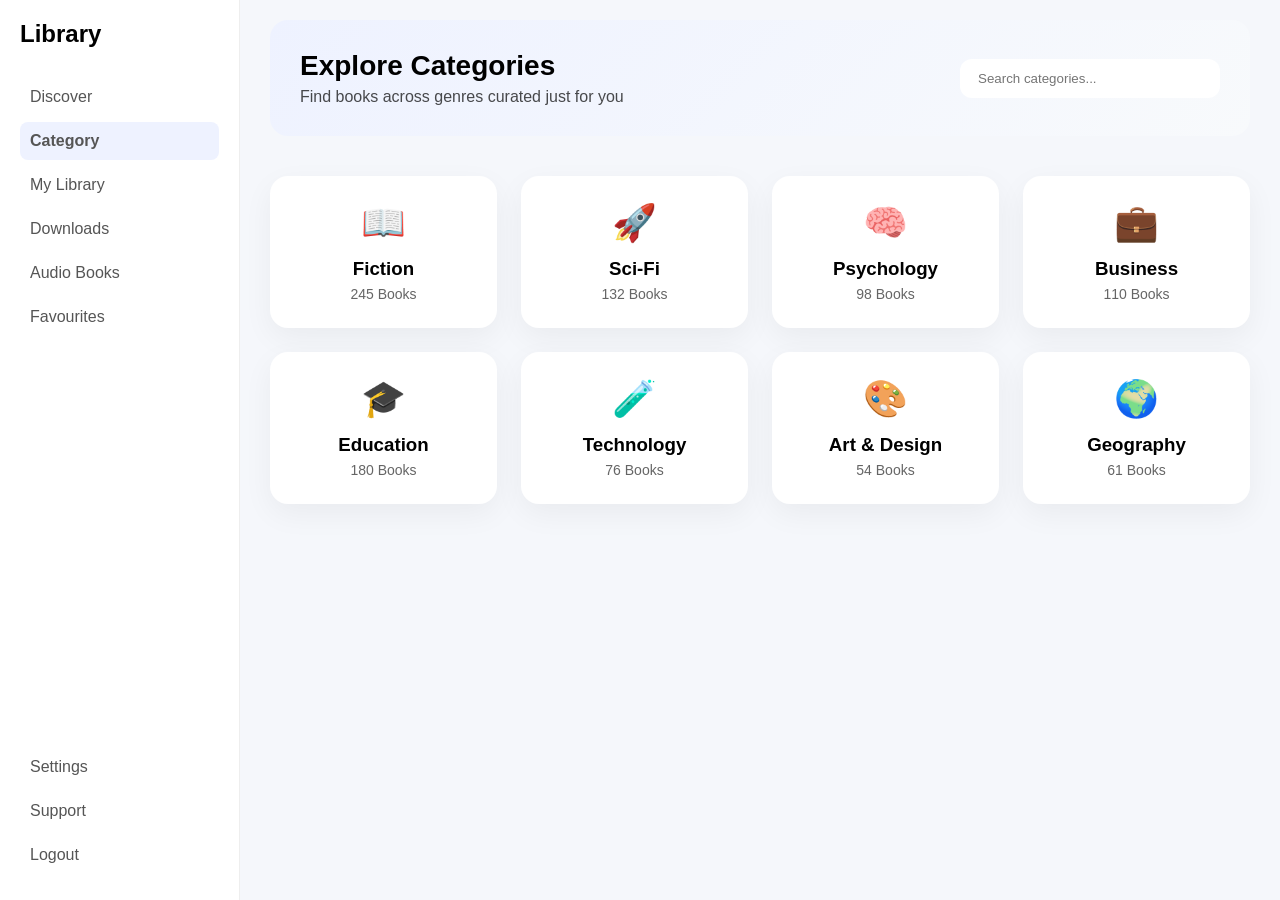
<file: category.html>
<!DOCTYPE html>
<html lang="en">
<head>
  <meta charset="UTF-8" />
  <title>Library Member Portal – Categories</title>
  <link rel="stylesheet" href="style.css" />
</head>
<body>

<div class="app">

  <aside class="sidebar">
    <h2 class="logo">Library</h2>

    <nav class="nav">
      <a href="index.html">Discover</a>
      <a class="active" href="category.html">Category</a>
      <a  href="mylibrary.html">My Library</a>
      <a href="downloads.html">Downloads</a>
      <a href="AudioBooks.html">Audio Books</a>
      <a href="favourites.html">Favourites</a>
    </nav>
    <div class="sidebar-bottom">
      <a>Settings</a>
      <a>Support</a>
      <a class="logout">Logout</a>
    </div>
  </aside>

  <main class="main">

    <section class="category-hero">
      <div>
        <h1>Explore Categories</h1>
        <p>Find books across genres curated just for you</p>
      </div>

      <input type="text" placeholder="Search categories..." />
    </section>

    <section class="category-grid">

      <div class="category-card">
        <span class="icon">📖</span>
        <h3>Fiction</h3>
        <p>245 Books</p>
      </div>

      <div class="category-card">
        <span class="icon">🚀</span>
        <h3>Sci-Fi</h3>
        <p>132 Books</p>
      </div>

      <div class="category-card">
        <span class="icon">🧠</span>
        <h3>Psychology</h3>
        <p>98 Books</p>
      </div>

      <div class="category-card">
        <span class="icon">💼</span>
        <h3>Business</h3>
        <p>110 Books</p>
      </div>

      <div class="category-card">
        <span class="icon">🎓</span>
        <h3>Education</h3>
        <p>180 Books</p>
      </div>

      <div class="category-card">
        <span class="icon">🧪</span>
        <h3>Technology</h3>
        <p>76 Books</p>
      </div>

      <div class="category-card">
        <span class="icon">🎨</span>
        <h3>Art & Design</h3>
        <p>54 Books</p>
      </div>

      <div class="category-card">
        <span class="icon">🌍</span>
        <h3>Geography</h3>
        <p>61 Books</p>
      </div>

    </section>

  </main>

</div>

</body>
</html>
</file>
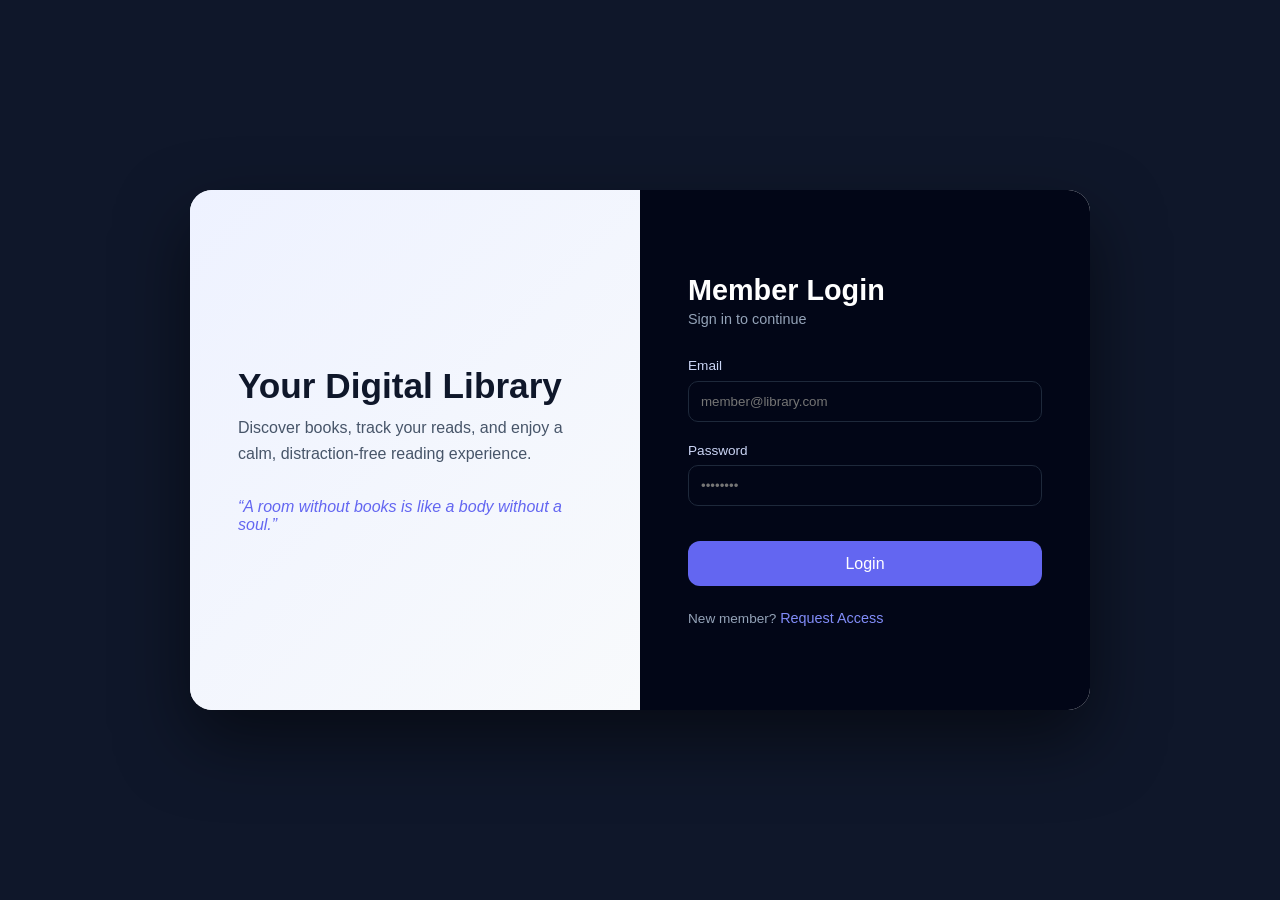
<file: login.html>
<!DOCTYPE html>
<html lang="en">
<head>
<meta charset="UTF-8">
<title>Library Member Login</title>

<style>
*{
    margin:0;
    padding:0;
    box-sizing:border-box;
    font-family: "Segoe UI", sans-serif;
}

body{
    height:100vh;
    background:#0f172a;
    display:flex;
    align-items:center;
    justify-content:center;
}

/* MAIN CONTAINER */
.login-wrapper{
    width:900px;
    height:520px;
    background:#f8fafc;
    border-radius:22px;
    display:flex;
    overflow:hidden;
    box-shadow:0 30px 70px rgba(0,0,0,0.5);
}

/* LEFT SECTION */
.left{
    width:50%;
    padding:3rem;
    background:linear-gradient(135deg,#eef2ff,#f8fafc);
    display:flex;
    flex-direction:column;
    justify-content:center;
}

.left h1{
    font-size:2.2rem;
    color:#0f172a;
    margin-bottom:0.6rem;
}

.left p{
    color:#475569;
    font-size:1rem;
    line-height:1.6;
}

.left .quote{
    margin-top:2rem;
    font-style:italic;
    color:#6366f1;
}

/* RIGHT SECTION */
.right{
    width:50%;
    background:#020617;
    padding:3rem;
    display:flex;
    flex-direction:column;
    justify-content:center;
    color:white;
}

.right h2{
    font-size:1.8rem;
    margin-bottom:0.3rem;
}

.right span{
    font-size:0.9rem;
    color:#94a3b8;
    margin-bottom:1.8rem;
}

/* INPUTS */
.input-group{
    margin-bottom:1.2rem;
}

.input-group label{
    font-size:0.85rem;
    color:#cbd5f5;
}

.input-group input{
    width:100%;
    margin-top:0.4rem;
    padding:0.75rem;
    border-radius:10px;
    border:none;
    outline:none;
    background:#020617;
    border:1px solid #1e293b;
    color:white;
}

.input-group input:focus{
    border-color:#6366f1;
}

/* BUTTON */
.login-btn{
    margin-top:1rem;
    padding:0.85rem;
    background:#6366f1;
    border:none;
    border-radius:12px;
    font-size:1rem;
    cursor:pointer;
    color:white;
    transition:0.3s;
}

.login-btn:hover{
    background:#4f46e5;
    transform:translateY(-2px);
}

/* EXTRA */
.extra{
    margin-top:1.5rem;
    font-size:0.85rem;
    color:#94a3b8;
}

.extra span{
    color:#818cf8;
    cursor:pointer;
}
</style>
</head>

<body>

<div class="login-wrapper">

    <!-- LEFT -->
    <div class="left">
        <h1>Your Digital Library</h1>
        <p>
            Discover books, track your reads, and enjoy a calm,
            distraction-free reading experience.
        </p>
        <div class="quote">
            “A room without books is like a body without a soul.”
        </div>
    </div>

    <!-- RIGHT -->
    <div class="right">
        <h2>Member Login</h2>
        <span>Sign in to continue</span>

        <div class="input-group">
            <label>Email</label>
            <input type="email" id="email" placeholder="member@library.com">
        </div>

        <div class="input-group">
            <label>Password</label>
            <input type="password" id="password" placeholder="••••••••">
        </div>

        <button class="login-btn" onclick="login()">Login</button>

        <div class="extra">
            New member? <span>Request Access</span>
        </div>
    </div>

</div>

<script>
function login(){
    let email = document.getElementById("email").value;
    let pass = document.getElementById("password").value;

    if(email === "nishasingh59198@gmail.com" && pass === "1234"){
        window.location.href = "index.html";
    } else {
        alert("Invalid credentials 😬");
    }
}
</script>

</body>
</html>
</file>
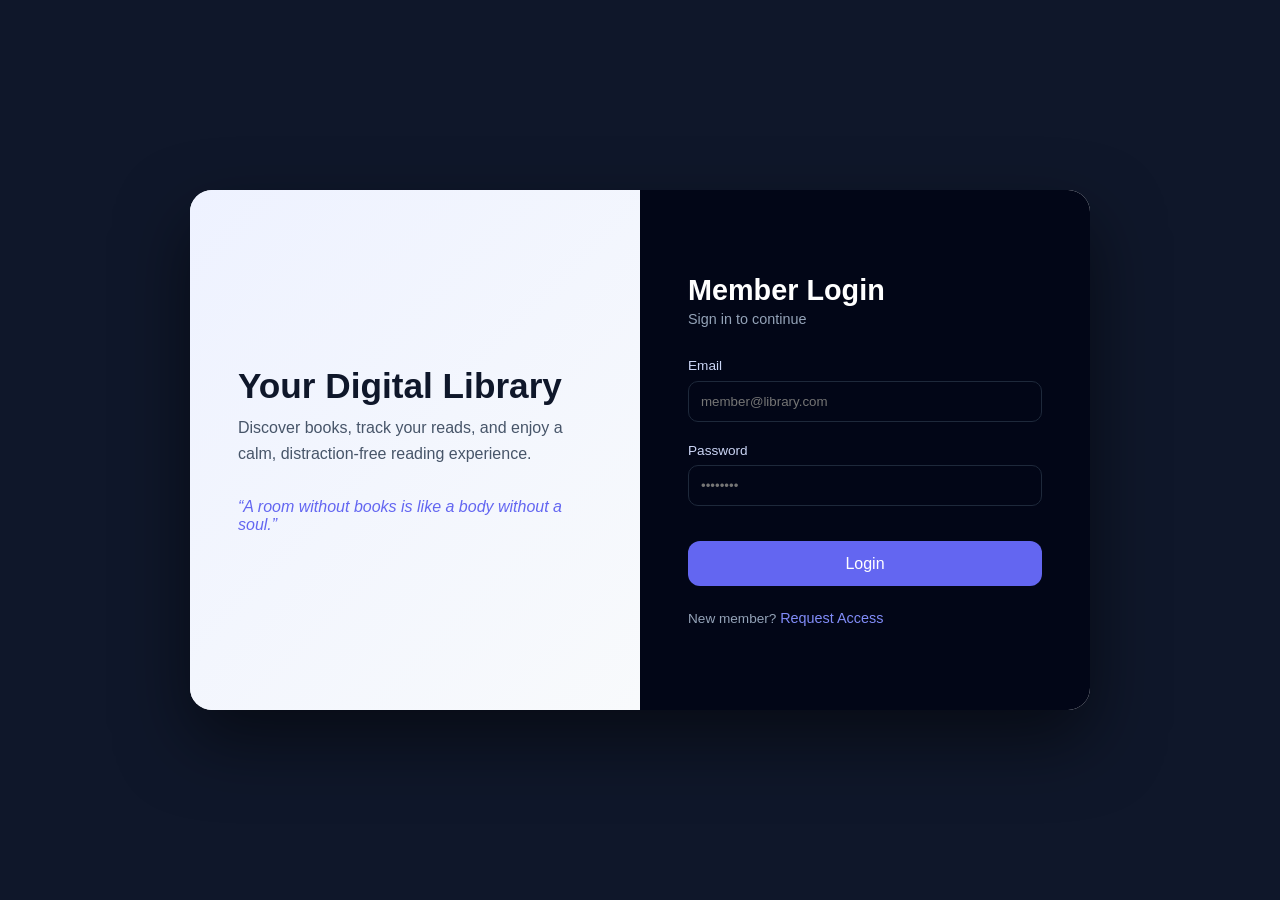
<file: frontend/HTML/login.html>
<!DOCTYPE html>
<html lang="en">
<head>
<meta charset="UTF-8">
<title>Library Member Login</title>

<style>
*{
    margin:0;
    padding:0;
    box-sizing:border-box;
    font-family: "Segoe UI", sans-serif;
}

body{
    height:100vh;
    background:#0f172a;
    display:flex;
    align-items:center;
    justify-content:center;
}

/* MAIN CONTAINER */
.login-wrapper{
    width:900px;
    height:520px;
    background:#f8fafc;
    border-radius:22px;
    display:flex;
    overflow:hidden;
    box-shadow:0 30px 70px rgba(0,0,0,0.5);
}

/* LEFT SECTION */
.left{
    width:50%;
    padding:3rem;
    background:linear-gradient(135deg,#eef2ff,#f8fafc);
    display:flex;
    flex-direction:column;
    justify-content:center;
}

.left h1{
    font-size:2.2rem;
    color:#0f172a;
    margin-bottom:0.6rem;
}

.left p{
    color:#475569;
    font-size:1rem;
    line-height:1.6;
}

.left .quote{
    margin-top:2rem;
    font-style:italic;
    color:#6366f1;
}

/* RIGHT SECTION */
.right{
    width:50%;
    background:#020617;
    padding:3rem;
    display:flex;
    flex-direction:column;
    justify-content:center;
    color:white;
}

.right h2{
    font-size:1.8rem;
    margin-bottom:0.3rem;
}

.right span{
    font-size:0.9rem;
    color:#94a3b8;
    margin-bottom:1.8rem;
}

/* INPUTS */
.input-group{
    margin-bottom:1.2rem;
}

.input-group label{
    font-size:0.85rem;
    color:#cbd5f5;
}

.input-group input{
    width:100%;
    margin-top:0.4rem;
    padding:0.75rem;
    border-radius:10px;
    border:none;
    outline:none;
    background:#020617;
    border:1px solid #1e293b;
    color:white;
}

.input-group input:focus{
    border-color:#6366f1;
}

/* BUTTON */
.login-btn{
    margin-top:1rem;
    padding:0.85rem;
    background:#6366f1;
    border:none;
    border-radius:12px;
    font-size:1rem;
    cursor:pointer;
    color:white;
    transition:0.3s;
}

.login-btn:hover{
    background:#4f46e5;
    transform:translateY(-2px);
}

/* EXTRA */
.extra{
    margin-top:1.5rem;
    font-size:0.85rem;
    color:#94a3b8;
}

.extra span{
    color:#818cf8;
    cursor:pointer;
}
</style>
</head>

<body>

<div class="login-wrapper">

    <!-- LEFT -->
    <div class="left">
        <h1>Your Digital Library</h1>
        <p>
            Discover books, track your reads, and enjoy a calm,
            distraction-free reading experience.
        </p>
        <div class="quote">
            “A room without books is like a body without a soul.”
        </div>
    </div>

    <!-- RIGHT -->
    <div class="right">
        <h2>Member Login</h2>
        <span>Sign in to continue</span>

        <div class="input-group">
            <label>Email</label>
            <input type="email" id="email" placeholder="member@library.com">
        </div>

        <div class="input-group">
            <label>Password</label>
            <input type="password" id="password" placeholder="••••••••">
        </div>

        <button class="login-btn" onclick="login()">Login</button>

        <div class="extra">
            New member? <span>Request Access</span>
        </div>
    </div>

</div>

<script>
function login(){
    let email = document.getElementById("email").value;
    let pass = document.getElementById("password").value;

    if(email === "nishasingh59198@gmail.com" && pass === "1234"){
        window.location.href = "index.html";
    } else {
        alert("Invalid credentials 😬");
    }
}
</script>
</body>
</html>
</file>
<file: style.css>
* {
  margin: 0;
  padding: 0;
  box-sizing: border-box;
  font-family: Inter, sans-serif;
}

body {
  background: #f5f7fb;
}

.app {
  display: flex;
  height: 100vh;
}

.sidebar {
  width: 240px;
  background: #ffffff;
  padding: 20px;
  display: flex;
  flex-direction: column;
  border-right: 1px solid #eee;
}

.logo {
  margin-bottom: 30px;
}

.nav a,
.sidebar-bottom a {
  display: block;
  padding: 10px;
  margin-bottom: 6px;
  color: #555;
  cursor: pointer;
}

.nav a.active {
  background: #eef2ff;
  border-radius: 8px;
  font-weight: 600;
}

.sidebar-bottom {
  margin-top: auto;
}

.logout {
  color: #e63946;
}

.main {
  flex: 1;
  padding: 20px 30px;
  overflow-y: auto;
}

.header {
  display: flex;
  justify-content: space-between;
  align-items: center;
  margin-bottom: 30px;
}

.header input {
  width: 55%;
  padding: 12px 16px;
  border-radius: 10px;
  border: none;
  background: #eef1f6;
}

.user {
  display: flex;
  align-items: center;
  gap: 12px;
}

.user img {
  border-radius: 50%;
}

.section {
  margin-bottom: 30px;
}

.section-title {
  display: flex;
  justify-content: space-between;
  margin-bottom: 16px;
}

.recommended {
  display: flex;
  gap: 20px;
  overflow-x: auto;
}

.book-card {
  min-width: 160px;
  height: 230px;
  background: #ddd;
  border-radius: 14px;
}

.categories {
  display: flex;
  gap: 10px;
  margin-top: 14px;
}

.pill {
  padding: 8px 16px;
  border-radius: 999px;
  background: #eef1f6;
  cursor: pointer;
}

.pill.active {
  background: #4f46e5;
  color: white;
}

.grid {
  display: grid;
  grid-template-columns: repeat(auto-fill, minmax(150px, 1fr));
  gap: 20px;
}

.grid-card {
  height: 220px;
  background: #ddd;
  border-radius: 14px;
}

.details {
  width: 320px;
  background: #0f172a;
  color: white;
  padding: 24px;
}

.details-cover {
  height: 220px;
  background: #334155;
  border-radius: 14px;
  margin-bottom: 20px;
}

.author {
  opacity: 0.8;
  margin-bottom: 10px;
}

.rating {
  margin: 10px 0;
}

.stats {
  display: flex;
  justify-content: space-between;
  margin: 20px 0;
}

.stats div {
  text-align: center;
}

.stats span {
  display: block;
  font-size: 12px;
  opacity: 0.7;
}

.desc {
  font-size: 14px;
  opacity: 0.85;
  margin-bottom: 20px;
}

.btn {
  width: 100%;
  padding: 12px;
  border: none;
  border-radius: 10px;
  background: #6366f1;
  color: white;
  cursor: pointer;
}
.book-card img {
  width: 100%;
  height: 100%;
  object-fit: cover;
  border-radius: 14px;
}
.grid-card img {
  width: 100%;
  height: 100%;
  object-fit: cover;
  border-radius: 14px;
}
.details-cover img{
 width: 100%;
  height: 100%;
  object-fit: cover;
  border-radius: 14px;
}

.category-hero {
  background: linear-gradient(135deg, #eef2ff, #f8fafc);
  border-radius: 18px;
  padding: 30px;
  display: flex;
  justify-content: space-between;
  align-items: center;
  margin-bottom: 40px;
}

.category-hero h1 {
  font-size: 28px;
  margin-bottom: 6px;
}

.category-hero p {
  opacity: 0.7;
}

.category-hero input {
  padding: 12px 18px;
  border-radius: 12px;
  border: none;
  background: white;
  width: 260px;
}

.category-grid {
  display: grid;
  grid-template-columns: repeat(auto-fill, minmax(220px, 1fr));
  gap: 24px;
}

.category-card {
  background: white;
  border-radius: 18px;
  padding: 26px;
  text-align: center;
  cursor: pointer;
  transition: all 0.25s ease;
  box-shadow: 0 10px 30px rgba(0,0,0,0.05);
}

.category-card:hover {
  transform: translateY(-6px);
  box-shadow: 0 18px 40px rgba(0,0,0,0.08);
}

.category-card .icon {
  font-size: 36px;
  margin-bottom: 14px;
  display: block;
}

.category-card h3 {
  margin-bottom: 6px;
}

.category-card p {
  font-size: 14px;
  opacity: 0.6;
}

.page-header {
  margin-bottom: 30px;
}

.page-header h1 {
  font-size: 28px;
  margin-bottom: 6px;
}

.page-header p {
  opacity: 0.6;
}

.library-tabs {
  display: flex;
  gap: 12px;
  margin-bottom: 30px;
}

.tab {
  padding: 8px 18px;
  border-radius: 999px;
  background: #eef1f6;
  cursor: pointer;
  font-size: 14px;
}

.tab.active {
  background: #4f46e5;
  color: white;
}

.library-grid {
  display: grid;
  grid-template-columns: repeat(auto-fill, minmax(180px, 1fr));
  gap: 24px;
}

.library-card {
  background: white;
  border-radius: 18px;
  padding: 14px;
  box-shadow: 0 10px 30px rgba(0,0,0,0.05);
  position: relative;
}

.library-card img {
  width: 100%;
  height: 220px;
  object-fit: cover;
  border-radius: 12px;
  margin-bottom: 10px;
}

.library-card h4 {
  font-size: 15px;
  margin-bottom: 2px;
}

.library-card p {
  font-size: 13px;
  opacity: 0.6;
}

.status {
  position: absolute;
  top: 14px;
  left: 14px;
  padding: 4px 10px;
  border-radius: 999px;
  font-size: 11px;
  font-weight: 600;
}

.status.reading {
  background: #fde68a;
  color: #92400e;
}

.status.completed {
  background: #bbf7d0;
  color: #166534;
}

.status.wishlist {
  background: #e0e7ff;
  color: #3730a3;
}
a{
    text-decoration: none;
}

.download-list {
  display: flex;
  flex-direction: column;
  gap: 18px;
}

.download-card {
  display: flex;
  align-items: center;
  gap: 18px;
  background: white;
  padding: 16px;
  border-radius: 16px;
  box-shadow: 0 10px 30px rgba(0,0,0,0.05);
}

.download-card img {
  width: 70px;
  height: 100px;
  object-fit: cover;
  border-radius: 10px;
}

.download-info {
  flex: 1;
}

.download-info h4 {
  font-size: 16px;
  margin-bottom: 4px;
}

.download-info p {
  font-size: 13px;
  opacity: 0.6;
  margin-bottom: 4px;
}

.file-info {
  font-size: 12px;
  opacity: 0.5;
}

.download-btn {
  padding: 10px 18px;
  border: none;
  border-radius: 10px;
  background: #4f46e5;
  color: white;
  cursor: pointer;
  font-size: 14px;
}

.download-btn:hover {
  background: #4338ca;
}

.audio-grid {
  display: grid;
  grid-template-columns: repeat(auto-fill, minmax(220px, 1fr));
  gap: 24px;
}

.audio-card {
  background: white;
  border-radius: 18px;
  padding: 16px;
  text-align: center;
  box-shadow: 0 10px 30px rgba(0,0,0,0.05);
}

.audio-card img {
  width: 100%;
  height: 220px;
  object-fit: cover;
  border-radius: 14px;
  margin-bottom: 10px;
}

.audio-card h4 {
  font-size: 15px;
  margin-bottom: 2px;
}

.audio-card p {
  font-size: 13px;
  opacity: 0.6;
  margin-bottom: 10px;
}

.audio-controls {
  display: flex;
  justify-content: center;
  gap: 14px;
}

.audio-controls button {
  border: none;
  background: #eef1f6;
  border-radius: 50%;
  width: 38px;
  height: 38px;
  cursor: pointer;
  font-size: 14px;
}

.audio-controls .play {
  background: #4f46e5;
  color: white;
}

.favourite-grid {
  display: grid;
  grid-template-columns: repeat(auto-fill, minmax(180px, 1fr));
  gap: 24px;
}

.favourite-card {
  background: white;
  border-radius: 18px;
  padding: 14px;
  position: relative;
  text-align: center;
  box-shadow: 0 10px 30px rgba(0,0,0,0.05);
}

.favourite-card img {
  width: 100%;
  height: 220px;
  object-fit: cover;
  border-radius: 14px;
  margin-bottom: 10px;
}

.favourite-card h4 {
  font-size: 15px;
  margin-bottom: 2px;
}

.favourite-card p {
  font-size: 13px;
  opacity: 0.6;
}

.fav-icon {
  position: absolute;
  top: 14px;
  right: 14px;
  background: white;
  border-radius: 50%;
  padding: 6px;
  font-size: 14px;
  box-shadow: 0 4px 12px rgba(0,0,0,0.15);
}
/* 🔥 Reviews Section Styling */

#reviews-container {
  display: flex;
  flex-direction: column;
  gap: 12px;
}

.review-card {
  background: white;
  padding: 16px;
  border-radius: 14px;
  box-shadow: 0 10px 30px rgba(0,0,0,0.05);
}

.review-card h4 {
  margin-bottom: 4px;
}

.review-card p {
  font-size: 14px;
  opacity: 0.7;
  margin-bottom: 6px;
}

.review-card div {
  color: #fbbf24; /* gold stars */
}
#reviews-container {
  display: grid;
  grid-template-columns: repeat(auto-fill, minmax(220px, 1fr));
  gap: 16px;
}
.review-card {
  background: #1e1e2f;
  padding: 15px;
  margin: 10px 0;
  border-radius: 10px;
  color: white;
}
.review-card {
  background: #1e1e2f;
  padding: 10px;
  margin: 10px 0;
  border-radius: 8px;
  color: white;
}

.book-card {
  cursor: pointer;
}

.btn {
  padding: 10px;
  background: #4caf50;
  color: white;
  border: none;
  border-radius: 6px;
  cursor: pointer;
}
#fav-btn {
  margin-top: 10px;
  background: #ff4d6d;
}
</file>
